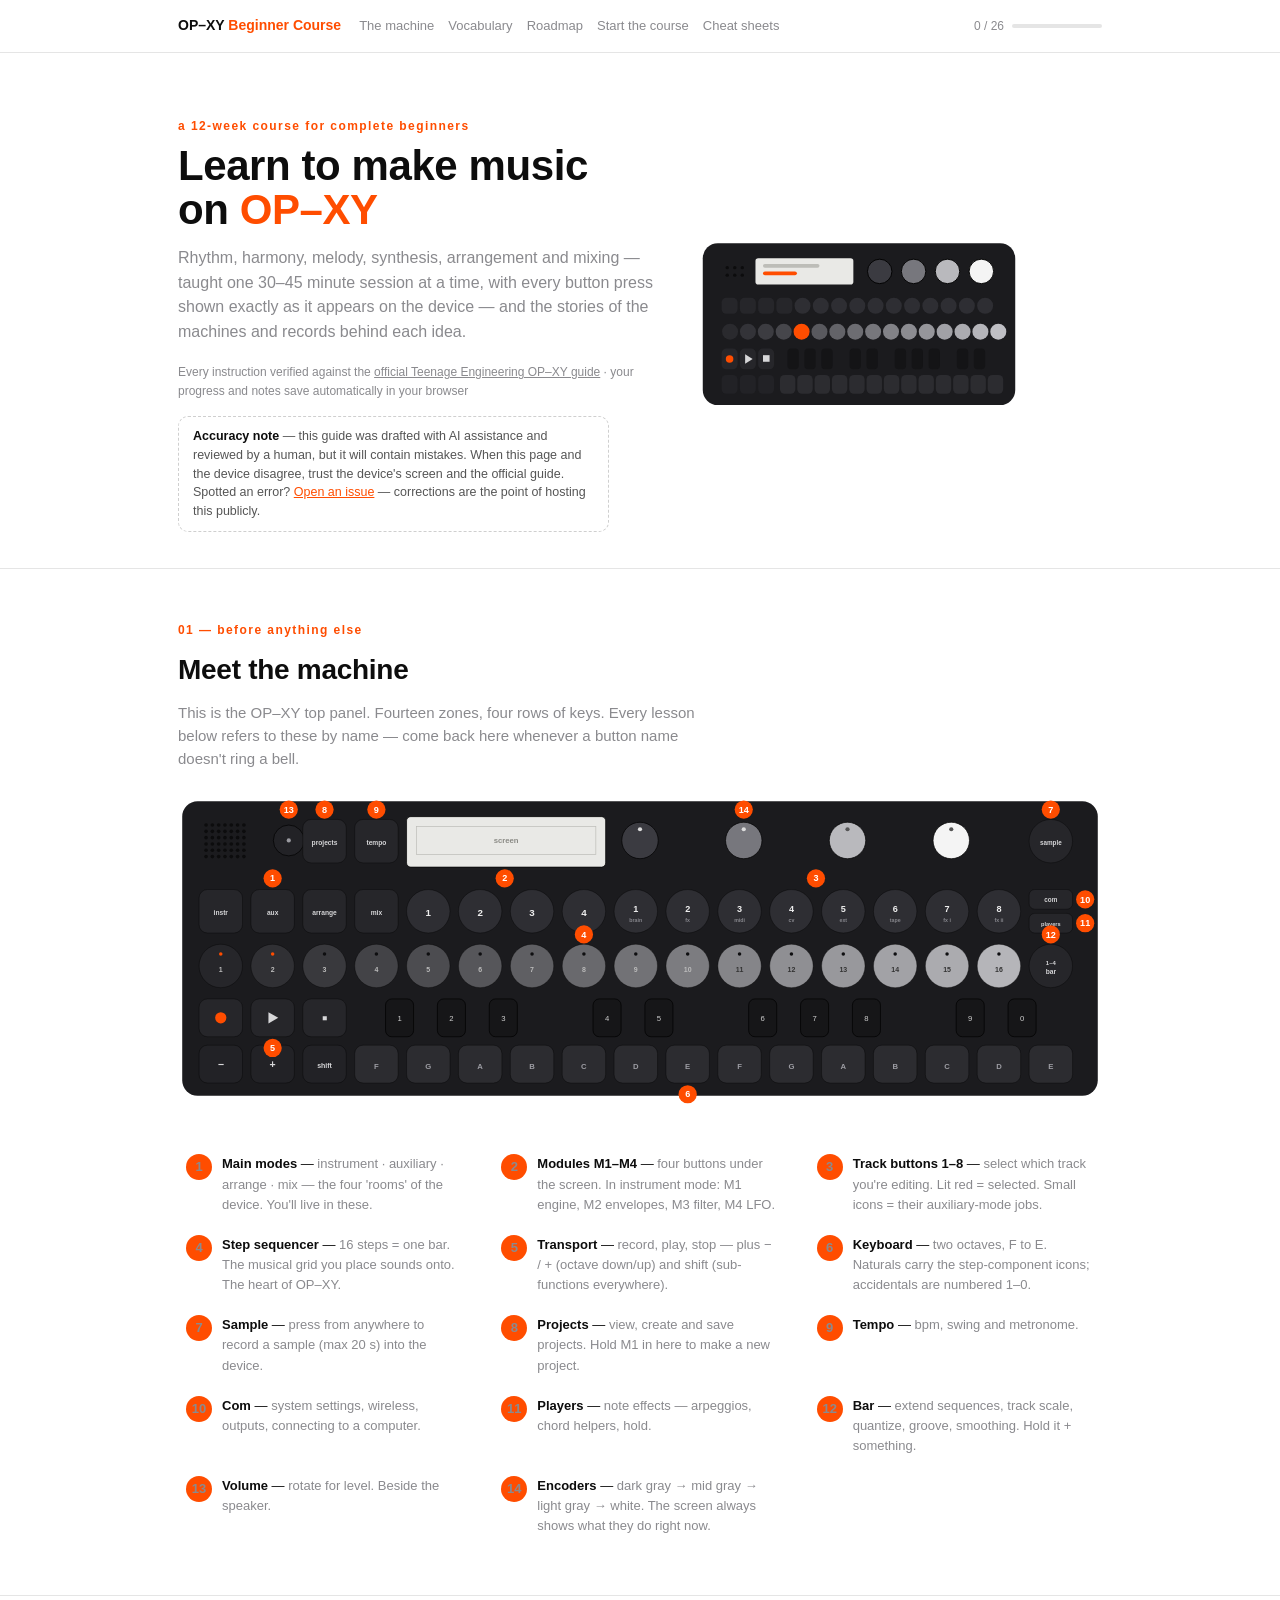
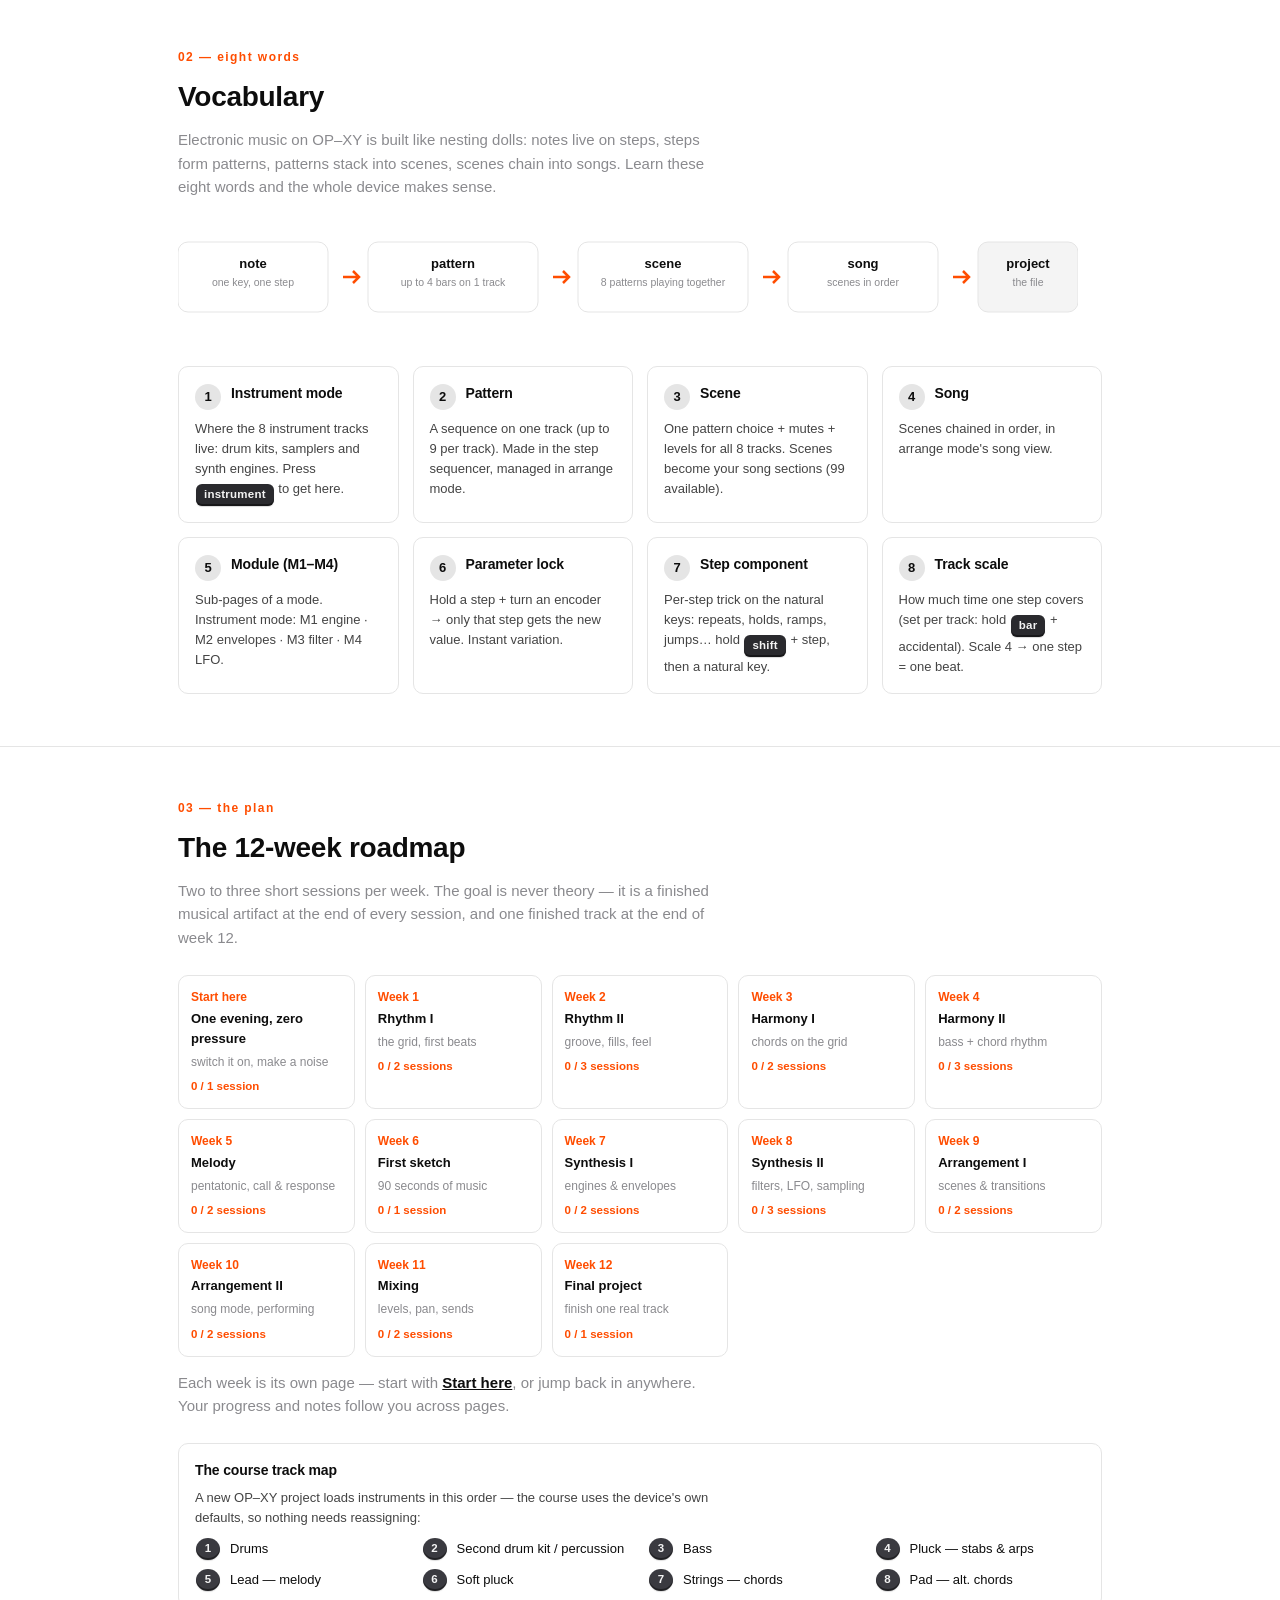
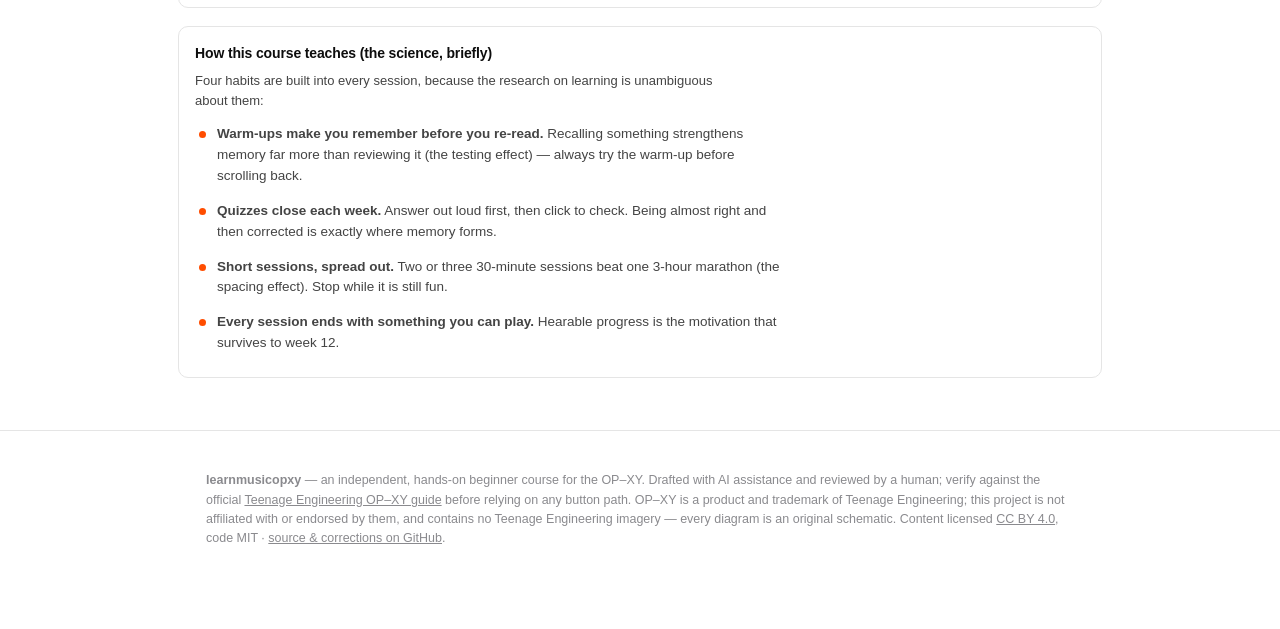
<file: index.html>
<!doctype html>
<html lang="en">
<head>
<meta charset="utf-8">
<meta name="viewport" content="width=device-width, initial-scale=1">
<title>Learn Music with OP–XY — a 12-week beginner course</title>
<meta name="description" content="A free, hands-on 12-week course for learning electronic music on the Teenage Engineering OP-XY: rhythm, harmony, melody, synthesis, arrangement and mixing, with visual step grids, keyboard diagrams and every button press shown.">
<meta property="og:title" content="Learn Music with OP–XY — a 12-week beginner course">
<meta property="og:description" content="From first beat to finished track: a free, visual, hands-on OP-XY course for complete beginners.">
<link rel="stylesheet" href="opxy.css">
</head>
<body>

<nav>
  <div class="wrap">
    <div class="brand">OP–XY <span>Beginner Course</span></div>
    <div class="links">
      <a href="#map">The machine</a><a href="#vocab">Vocabulary</a><a href="#roadmap">Roadmap</a><a href="week-00.html">Start the course</a><a href="cheatsheet.html">Cheat sheets</a>
    </div>
    <div id="progressWrap"><span id="progressTxt">0 / 26</span><div id="progressBar"><i></i></div></div>
  </div>
</nav>

<header class="hero">
  <div class="wrap cols">
    <div>
      <div class="kicker">A 12-week course for complete beginners</div>
      <h1>learn to make music<br>on <em>OP–XY</em></h1>
      <p class="sub">rhythm, harmony, melody, synthesis, arrangement and mixing — taught one 30–45 minute session at a time, with every button press shown exactly as it appears on the device — and the stories of the machines and records behind each idea.</p>
      <p class="meta">every instruction verified against the <a href="https://teenage.engineering/guides/op-xy" target="_blank">official Teenage&nbsp;Engineering OP–XY guide</a> · your progress and notes save automatically in your browser</p>
      <div class="accnote"><b>Accuracy note</b> — this guide was drafted with AI assistance and reviewed by a human, but it will contain mistakes. When this page and the device disagree, trust the device's screen and the official guide. Spotted an error? <a href="https://github.com/akanwar/learnmusicopxy/issues" target="_blank">Open an issue</a> — corrections are the point of hosting this publicly.</div>
    </div>
    <svg viewBox="0 0 340 200" width="320" aria-label="Schematic illustration of the OP-XY front panel" xmlns="http://www.w3.org/2000/svg" style="flex:none">
      <rect x="4" y="14" width="332" height="172" rx="16" fill="#1b1b1e"/>
      <g><circle cx="30" cy="40" r="1.8" fill="#0c0c0d"/><circle cx="38" cy="40" r="1.8" fill="#0c0c0d"/><circle cx="46" cy="40" r="1.8" fill="#0c0c0d"/><circle cx="30" cy="48" r="1.8" fill="#0c0c0d"/><circle cx="38" cy="48" r="1.8" fill="#0c0c0d"/><circle cx="46" cy="48" r="1.8" fill="#0c0c0d"/></g>
      <rect x="60" y="30" width="104" height="28" rx="3" fill="#e9e9e6"/>
      <rect x="68" y="36" width="60" height="4" rx="2" fill="#bdbdb8"/>
      <rect x="68" y="44" width="36" height="4" rx="2" fill="#FF4D00"/>
      <circle cx="192" cy="44" r="13" fill="#3b3b41" stroke="#000"/><circle cx="228" cy="44" r="13" fill="#77777d" stroke="#000"/>
      <circle cx="264" cy="44" r="13" fill="#b9b9bd" stroke="#000"/><circle cx="300" cy="44" r="13" fill="#f4f4f4" stroke="#000"/>
      <g><rect x="24" y="72" width="17" height="17" rx="5" fill="#26262a"/><rect x="43.4" y="72" width="17" height="17" rx="5" fill="#26262a"/><rect x="62.8" y="72" width="17" height="17" rx="5" fill="#26262a"/><rect x="82.2" y="72" width="17" height="17" rx="5" fill="#26262a"/><circle cx="110" cy="80.5" r="8.5" fill="#2e2e33"/><circle cx="129.4" cy="80.5" r="8.5" fill="#2e2e33"/><circle cx="148.8" cy="80.5" r="8.5" fill="#2e2e33"/><circle cx="168.2" cy="80.5" r="8.5" fill="#2e2e33"/><circle cx="187.6" cy="80.5" r="8.5" fill="#2e2e33"/><circle cx="207" cy="80.5" r="8.5" fill="#2e2e33"/><circle cx="226.4" cy="80.5" r="8.5" fill="#2e2e33"/><circle cx="245.8" cy="80.5" r="8.5" fill="#2e2e33"/><circle cx="265.2" cy="80.5" r="8.5" fill="#2e2e33"/><circle cx="284.6" cy="80.5" r="8.5" fill="#2e2e33"/><circle cx="304" cy="80.5" r="8.5" fill="#2e2e33"/></g>
      <g><circle cx="33" cy="108" r="8.5" fill="#2a2a2e"/><circle cx="52" cy="108" r="8.5" fill="#333338"/><circle cx="71" cy="108" r="8.5" fill="#3c3c41"/><circle cx="90" cy="108" r="8.5" fill="#46464b"/><circle cx="109" cy="108" r="8.5" fill="#FF4D00"/><circle cx="128" cy="108" r="8.5" fill="#59595e"/><circle cx="147" cy="108" r="8.5" fill="#636368"/><circle cx="166" cy="108" r="8.5" fill="#6d6d72"/><circle cx="185" cy="108" r="8.5" fill="#77777c"/><circle cx="204" cy="108" r="8.5" fill="#828287"/><circle cx="223" cy="108" r="8.5" fill="#8c8c91"/><circle cx="242" cy="108" r="8.5" fill="#96969b"/><circle cx="261" cy="108" r="8.5" fill="#a1a1a6"/><circle cx="280" cy="108" r="8.5" fill="#ababb0"/><circle cx="299" cy="108" r="8.5" fill="#b5b5ba"/><circle cx="318" cy="108" r="8.5" fill="#bfbfc4"/></g>
      <g><rect x="24" y="126" width="17" height="22" rx="5" fill="#26262a"/><circle cx="32.5" cy="137" r="4" fill="#FF4D00"/><rect x="43.4" y="126" width="17" height="22" rx="5" fill="#26262a"/><polygon points="49,132 49,142 57,137" fill="#d7d7d9"/><rect x="62.8" y="126" width="17" height="22" rx="5" fill="#26262a"/><rect x="68" y="133" width="7" height="7" fill="#d7d7d9"/><rect x="94" y="126" width="12" height="22" rx="4" fill="#141416"/><rect x="112" y="126" width="12" height="22" rx="4" fill="#141416"/><rect x="130" y="126" width="12" height="22" rx="4" fill="#141416"/><rect x="160" y="126" width="12" height="22" rx="4" fill="#141416"/><rect x="178" y="126" width="12" height="22" rx="4" fill="#141416"/><rect x="208" y="126" width="12" height="22" rx="4" fill="#141416"/><rect x="226" y="126" width="12" height="22" rx="4" fill="#141416"/><rect x="244" y="126" width="12" height="22" rx="4" fill="#141416"/><rect x="274" y="126" width="12" height="22" rx="4" fill="#141416"/><rect x="292" y="126" width="12" height="22" rx="4" fill="#141416"/></g>
      <g><rect x="24" y="154" width="17" height="20" rx="5" fill="#222226"/><rect x="43.4" y="154" width="17" height="20" rx="5" fill="#222226"/><rect x="62.8" y="154" width="17" height="20" rx="5" fill="#222226"/><rect x="86" y="154" width="16.4" height="20" rx="5" fill="#2c2c30"/><rect x="104.4" y="154" width="16.4" height="20" rx="5" fill="#2c2c30"/><rect x="122.8" y="154" width="16.4" height="20" rx="5" fill="#2c2c30"/><rect x="141.2" y="154" width="16.4" height="20" rx="5" fill="#2c2c30"/><rect x="159.6" y="154" width="16.4" height="20" rx="5" fill="#2c2c30"/><rect x="178" y="154" width="16.4" height="20" rx="5" fill="#2c2c30"/><rect x="196.4" y="154" width="16.4" height="20" rx="5" fill="#2c2c30"/><rect x="214.8" y="154" width="16.4" height="20" rx="5" fill="#2c2c30"/><rect x="233.2" y="154" width="16.4" height="20" rx="5" fill="#2c2c30"/><rect x="251.6" y="154" width="16.4" height="20" rx="5" fill="#2c2c30"/><rect x="270" y="154" width="16.4" height="20" rx="5" fill="#2c2c30"/><rect x="288.4" y="154" width="16.4" height="20" rx="5" fill="#2c2c30"/><rect x="306.8" y="154" width="16.4" height="20" rx="5" fill="#2c2c30"/></g>
    </svg>
  </div>
</header>

<!-- ============ DEVICE MAP ============ -->
<section class="block" id="map">
  <div class="wrap">
    <div class="kicker">01 — Before anything else</div>
    <h2>meet the machine</h2>
    <p class="lede">this is the OP–XY top panel. fourteen zones, four rows of keys. every lesson below refers to these by name — come back here whenever a button name doesn't ring a bell.</p>
    <div id="devmap"></div>
    <div class="maplegend" id="maplegend"></div>
  </div>
</section>

<!-- ============ VOCABULARY ============ -->
<section class="block" id="vocab">
  <div class="wrap">
    <div class="kicker">02 — Eight words</div>
    <h2>vocabulary</h2>
    <p class="lede">electronic music on OP–XY is built like nesting dolls: notes live on steps, steps form patterns, patterns stack into scenes, scenes chain into songs. learn these eight words and the whole device makes sense.</p>
    <div class="viz" id="nestviz"></div>
    <div class="cardgrid" id="vocabgrid" style="margin-top:22px"></div>
  </div>
</section>

<!-- ============ ROADMAP / COURSE INDEX ============ -->
<section class="block" id="roadmap"><span id="course"></span>
  <div class="wrap">
    <div class="kicker">03 — The plan</div>
    <h2>The 12-week roadmap</h2>
    <p class="lede">two to three short sessions per week. the goal is never theory — it is a finished musical artifact at the end of every session, and one finished track at the end of week 12.</p>
    <div class="roadmap" id="roadmapgrid"></div>
    <p class="lede" style="margin-top:14px">each week is its own page — start with <a href="week-00.html"><b>Start here</b></a>, or jump back in anywhere. your progress and notes follow you across pages.</p>
    <div class="card" style="margin-top:18px">
      <h4>The course track map</h4>
      <p style="margin-bottom:10px">A new OP–XY project loads instruments in this order — the course uses the device's own defaults, so nothing needs reassigning:</p>
      <div class="trackmap">
        <div><span class="k ktr">1</span> Drums</div>
        <div><span class="k ktr">2</span> Second drum kit / percussion</div>
        <div><span class="k ktr">3</span> Bass</div>
        <div><span class="k ktr">4</span> Pluck — stabs &amp; arps</div>
        <div><span class="k ktr">5</span> Lead — melody</div>
        <div><span class="k ktr">6</span> Soft pluck</div>
        <div><span class="k ktr">7</span> Strings — chords</div>
        <div><span class="k ktr">8</span> Pad — alt. chords</div>
      </div>
    </div>
    <div class="card" style="margin-top:18px">
      <h4>How this course teaches (the science, briefly)</h4>
      <p style="margin-bottom:6px">Four habits are built into every session, because the research on learning is unambiguous about them:</p>
      <ul class="nicelist">
        <li><b>Warm-ups make you remember before you re-read.</b> Recalling something strengthens memory far more than reviewing it (the testing effect) — always try the warm-up before scrolling back.</li>
        <li><b>Quizzes close each week.</b> Answer out loud first, then click to check. Being almost right and then corrected is exactly where memory forms.</li>
        <li><b>Short sessions, spread out.</b> Two or three 30-minute sessions beat one 3-hour marathon (the spacing effect). Stop while it is still fun.</li>
        <li><b>Every session ends with something you can play.</b> Hearable progress is the motivation that survives to week 12.</li>
      </ul>
    </div>
  </div>
</section>

<footer>
  <div class="wrap"><div class="wrap">
    <b>learnmusicopxy</b> — an independent, hands-on beginner course for the OP–XY. Drafted with AI assistance and reviewed by a human; verify against the official <a href="https://teenage.engineering/guides/op-xy" target="_blank">Teenage Engineering OP–XY guide</a> before relying on any button path. OP–XY is a product and trademark of Teenage Engineering; this project is not affiliated with or endorsed by them, and contains no Teenage Engineering imagery — every diagram is an original schematic. Content licensed <a href="https://creativecommons.org/licenses/by/4.0/" target="_blank">CC BY 4.0</a>, code MIT · <a href="https://github.com/akanwar/learnmusicopxy" target="_blank">source &amp; corrections on GitHub</a>.
  </div>
  </div>
</footer>
<script src="opxy.js"></script>
<script>
/* course index — per-week link cards with live done-counts */
const WEEKMAP=[
 {
  "file": "week-00.html",
  "n": "Start here",
  "title": "One evening, zero pressure",
  "start": 0,
  "count": 1,
  "focus": "One evening, zero pressure",
  "outcome": "switch it on, make a noise"
 },
 {
  "file": "week-01.html",
  "n": "Week 1",
  "title": "Rhythm I — the grid",
  "start": 1,
  "count": 2,
  "focus": "Rhythm I",
  "outcome": "the grid, first beats"
 },
 {
  "file": "week-02.html",
  "n": "Week 2",
  "title": "Rhythm II — make it human",
  "start": 3,
  "count": 3,
  "focus": "Rhythm II",
  "outcome": "groove, fills, feel"
 },
 {
  "file": "week-03.html",
  "n": "Week 3",
  "title": "Harmony I — chords on the grid",
  "start": 6,
  "count": 2,
  "focus": "Harmony I",
  "outcome": "chords on the grid"
 },
 {
  "file": "week-04.html",
  "n": "Week 4",
  "title": "Harmony II — bass & chord rhythm",
  "start": 8,
  "count": 3,
  "focus": "Harmony II",
  "outcome": "bass + chord rhythm"
 },
 {
  "file": "week-05.html",
  "n": "Week 5",
  "title": "Melody — five notes are plenty",
  "start": 11,
  "count": 2,
  "focus": "Melody",
  "outcome": "pentatonic, call & response"
 },
 {
  "file": "week-06.html",
  "n": "Week 6",
  "title": "First sketch — 90 seconds of music",
  "start": 13,
  "count": 1,
  "focus": "First sketch",
  "outcome": "90 seconds of music"
 },
 {
  "file": "week-07.html",
  "n": "Week 7",
  "title": "Synthesis I — engines & envelopes",
  "start": 14,
  "count": 2,
  "focus": "Synthesis I",
  "outcome": "engines & envelopes"
 },
 {
  "file": "week-08.html",
  "n": "Week 8",
  "title": "Synthesis II — motion & sampling",
  "start": 16,
  "count": 3,
  "focus": "Synthesis II",
  "outcome": "filters, LFO, sampling"
 },
 {
  "file": "week-09.html",
  "n": "Week 9",
  "title": "Arrangement I — scenes & transitions",
  "start": 19,
  "count": 2,
  "focus": "Arrangement I",
  "outcome": "scenes & transitions"
 },
 {
  "file": "week-10.html",
  "n": "Week 10",
  "title": "Arrangement II — song mode & performing",
  "start": 21,
  "count": 2,
  "focus": "Arrangement II",
  "outcome": "song mode, performing"
 },
 {
  "file": "week-11.html",
  "n": "Week 11",
  "title": "Mixing — clarity before character",
  "start": 23,
  "count": 2,
  "focus": "Mixing",
  "outcome": "levels, pan, sends"
 },
 {
  "file": "week-12.html",
  "n": "Week 12",
  "title": "Final project — finish one track",
  "start": 25,
  "count": 1,
  "focus": "Final project",
  "outcome": "finish one real track"
 }
];
$("#devmap").innerHTML=deviceMap();
$("#maplegend").innerHTML=LEGEND.map(([n,t,d])=>`<div class="li"><span class="badge orange">${n}</span><div><b>${t}</b> — <span>${d}</span></div></div>`).join("");
$("#nestviz").innerHTML=nestViz();
$("#vocabgrid").innerHTML=VOCAB.map(([t,d],i)=>`<div class="card"><div class="term"><span class="badge">${i+1}</span><h4>${t}</h4></div><p>${chips(d)}</p></div>`).join("");
function weekDone(w){ let n=0; for(let i=w.start;i<w.start+w.count;i++) if(store.get("done."+i)==="1") n++; return n; }
function renderCards(){
  $("#roadmapgrid").innerHTML=WEEKMAP.map(w=>{
    const d=weekDone(w);
    return `<a class="wk" href="${w.file}"><b>${w.n}</b><span>${w.focus}</span><em>${w.outcome}</em><em class="prog">${d} / ${w.count} session${w.count>1?"s":""}${d===w.count?" ✓":""}</em></a>`;
  }).join("");
}
renderCards();
initPage();
if(location.hash==="#cheats") location.replace("cheatsheet.html");
if(location.hash==="#course") document.getElementById("course").scrollIntoView();
</script>
</body>
</html>
</file>
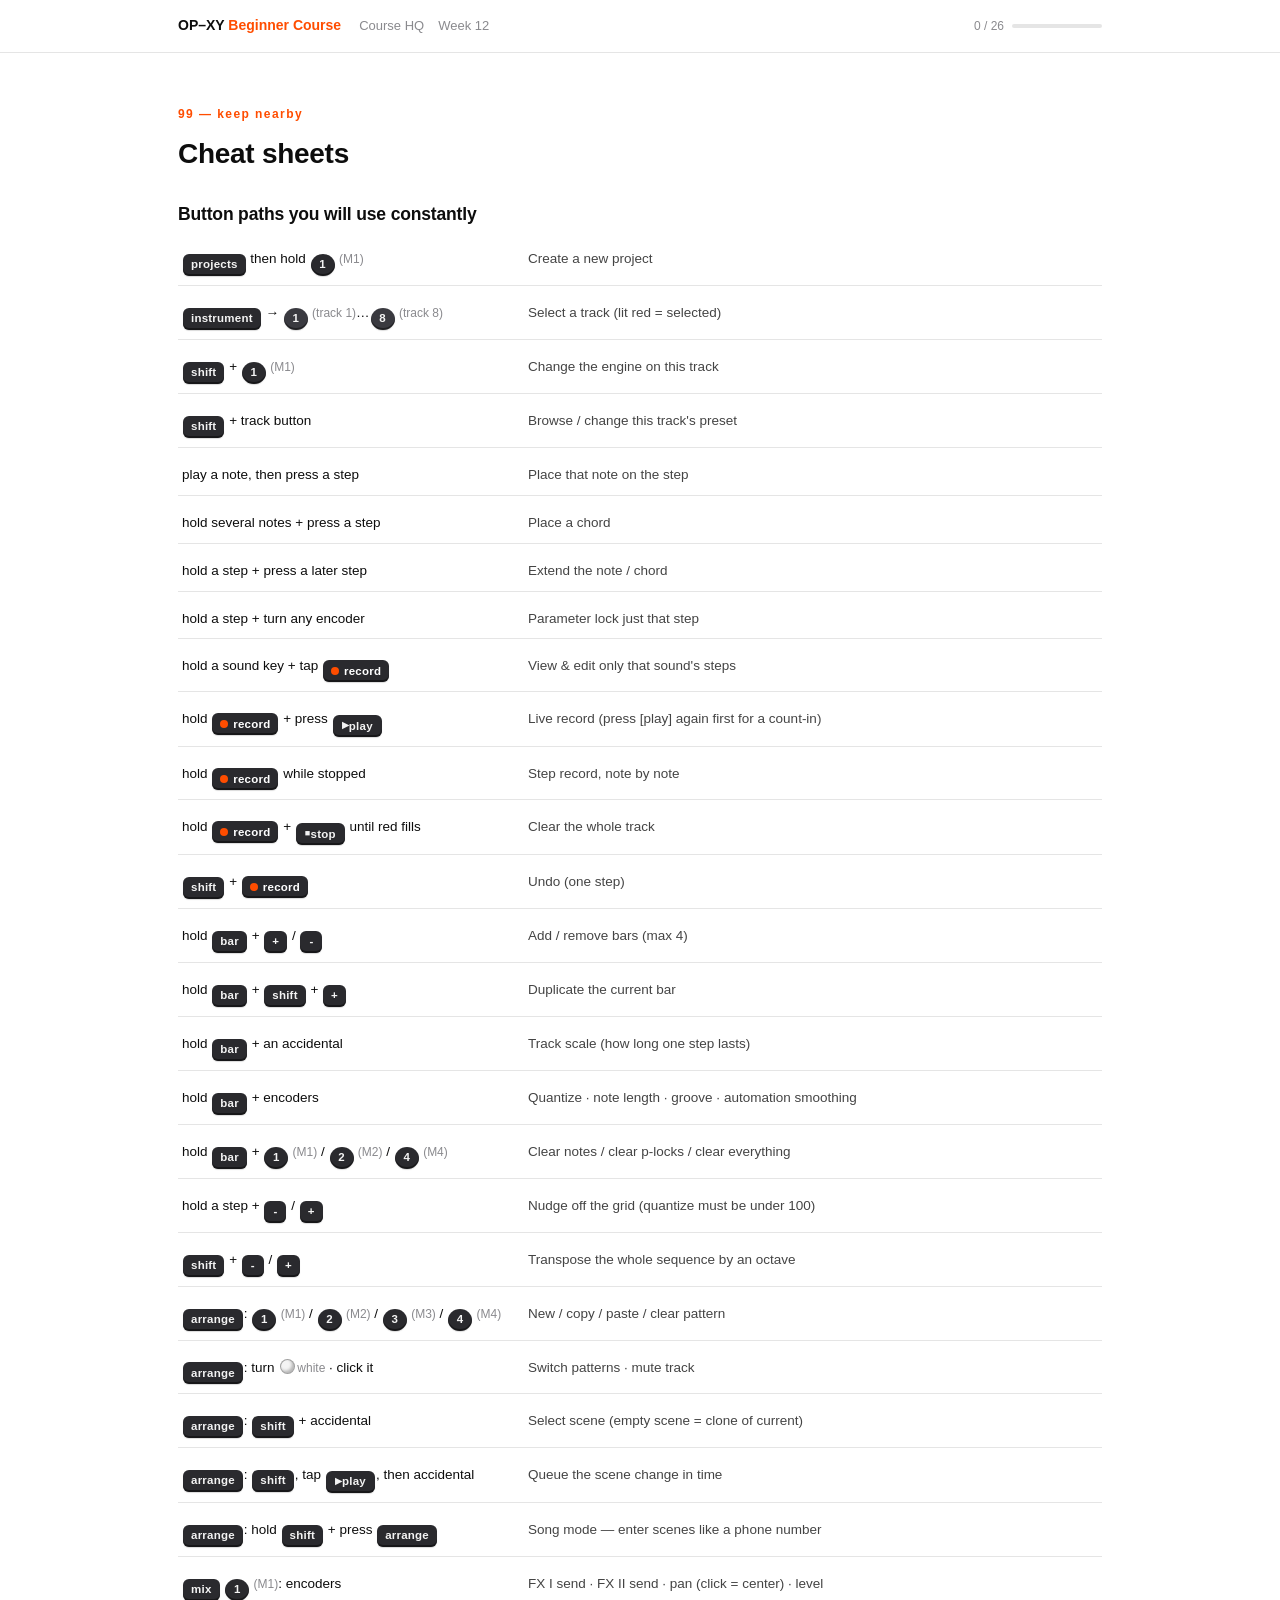
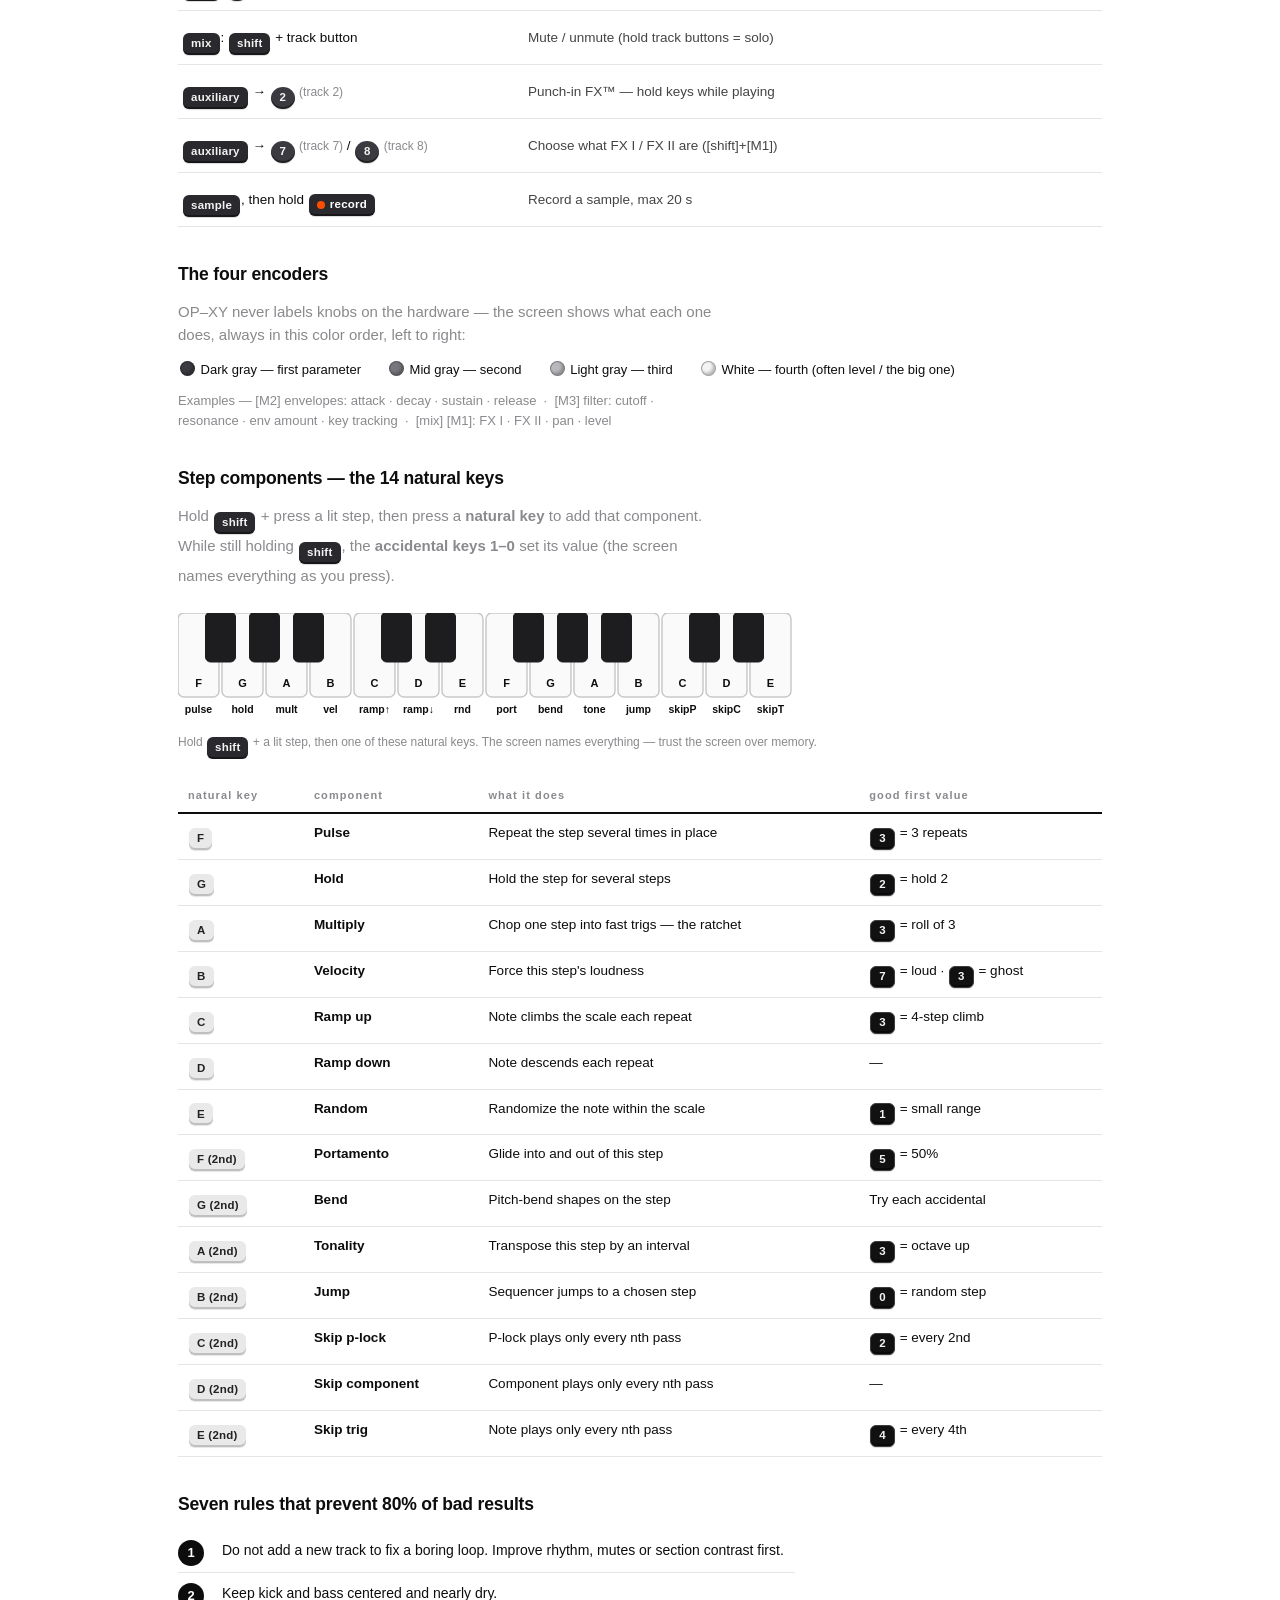
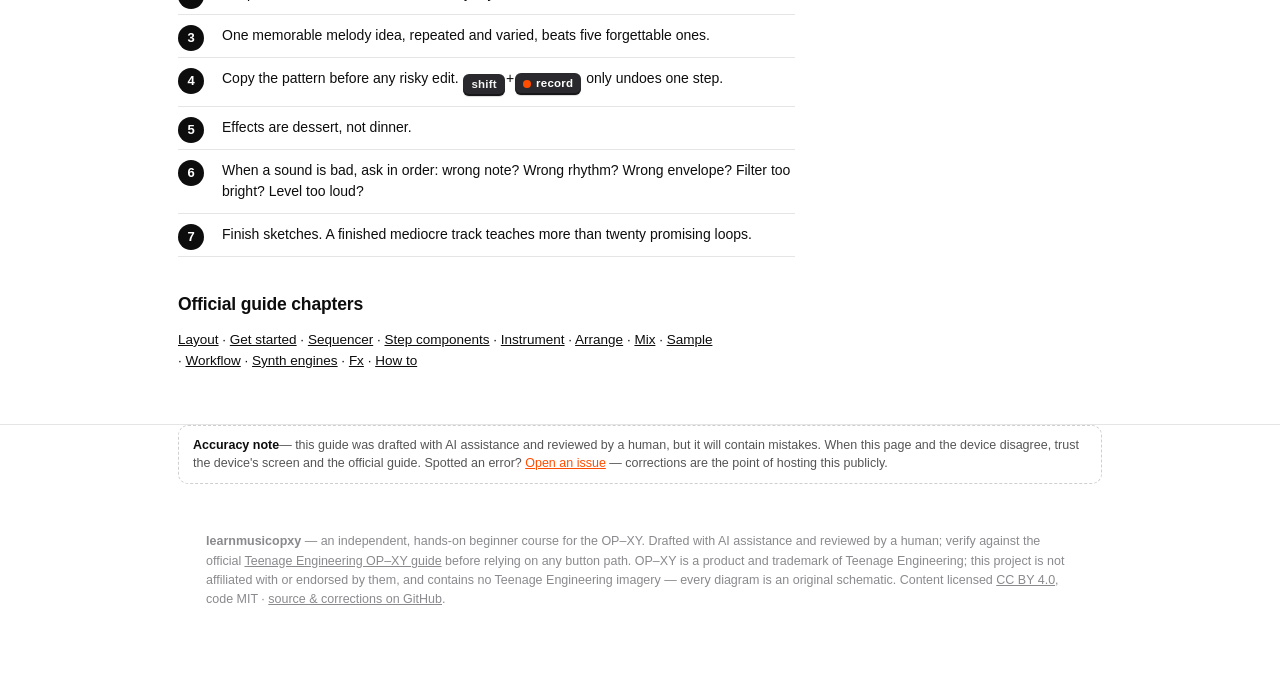
<file: cheatsheet.html>
<!doctype html>
<html lang="en">
<head>
<meta charset="utf-8">
<meta name="viewport" content="width=device-width, initial-scale=1">
<title>Cheat sheets · Learn Music with OP–XY</title>
<meta name="description" content="Button paths, encoder legend, step components and the seven rules — the printable quick reference for the OP–XY beginner course.">
<link rel="stylesheet" href="opxy.css">
</head>
<body>

<nav>
  <div class="wrap">
    <div class="brand">OP–XY <span>Beginner Course</span></div>
    <div class="links">
      <a href="index.html">Course HQ</a><a href="week-12.html">Week 12</a>
    </div>
    <div id="progressWrap"><span id="progressTxt">0 / 26</span><div id="progressBar"><i></i></div></div>
  </div>
</nav>

<section class="block" id="cheats">
  <div class="wrap">
    <div class="kicker">99 — Keep nearby</div>
    <h2>cheat sheets</h2>

    <h3 style="margin:26px 0 12px">button paths you will use constantly</h3>
    <div class="cheat" id="cheatpaths"></div>

    <h3 style="margin:34px 0 12px">the four encoders</h3>
    <p class="lede" style="margin-bottom:14px">OP–XY never labels knobs on the hardware — the screen shows what each one does, always in this color order, left to right:</p>
    <div id="encleg"></div>

    <h3 style="margin:34px 0 12px">step components — the 14 natural keys</h3>
    <p class="lede" style="margin-bottom:14px">hold <span class="k">shift</span> + press a lit step, then press a <b>natural key</b> to add that component. while still holding <span class="k">shift</span>, the <b>accidental keys 1–0</b> set its value (the screen names everything as you press).</p>
    <div class="viz" id="sckb"></div>
    <table class="t" style="margin-top:16px" id="sctable"></table>

    <h3 style="margin:34px 0 12px">seven rules that prevent 80% of bad results</h3>
    <ol class="rules" id="rules"></ol>

    <h3 style="margin:34px 0 12px">official guide chapters</h3>
    <p style="font-size:13.5px" id="chapters"></p>
  </div>
</section>

<div class="wrap"><div class="accnote slim"><b>Accuracy note</b>— this guide was drafted with AI assistance and reviewed by a human, but it will contain mistakes. When this page and the device disagree, trust the device's screen and the official guide. Spotted an error? <a href="https://github.com/akanwar/learnmusicopxy/issues" target="_blank">Open an issue</a> — corrections are the point of hosting this publicly.</div></div>

<footer>
  <div class="wrap"><div class="wrap">
    <b>learnmusicopxy</b> — an independent, hands-on beginner course for the OP–XY. Drafted with AI assistance and reviewed by a human; verify against the official <a href="https://teenage.engineering/guides/op-xy" target="_blank">Teenage Engineering OP–XY guide</a> before relying on any button path. OP–XY is a product and trademark of Teenage Engineering; this project is not affiliated with or endorsed by them, and contains no Teenage Engineering imagery — every diagram is an original schematic. Content licensed <a href="https://creativecommons.org/licenses/by/4.0/" target="_blank">CC BY 4.0</a>, code MIT · <a href="https://github.com/akanwar/learnmusicopxy" target="_blank">source &amp; corrections on GitHub</a>.
  </div>
  </div>
</footer>
<script src="opxy.js"></script>
<script>
const PATHS=[
 ["[projects] then hold [M1]","create a new project"],
 ["[instrument] → [track 1]…[track 8]","select a track (lit red = selected)"],
 ["[shift] + [M1]","change the engine on this track"],
 ["[shift] + track button","browse / change this track's preset"],
 ["play a note, then press a step","place that note on the step"],
 ["hold several notes + press a step","place a chord"],
 ["hold a step + press a later step","extend the note / chord"],
 ["hold a step + turn any encoder","parameter lock just that step"],
 ["hold a sound key + tap [record]","view & edit only that sound's steps"],
 ["hold [record] + press [play]","live record (press [play] again first for a count-in)"],
 ["hold [record] while stopped","step record, note by note"],
 ["hold [record] + [stop] until red fills","clear the whole track"],
 ["[shift] + [record]","undo (one step)"],
 ["hold [bar] + [+] / [-]","add / remove bars (max 4)"],
 ["hold [bar] + [shift] + [+]","duplicate the current bar"],
 ["hold [bar] + an accidental","track scale (how long one step lasts)"],
 ["hold [bar] + encoders","quantize · note length · groove · automation smoothing"],
 ["hold [bar] + [M1] / [M2] / [M4]","clear notes / clear p-locks / clear everything"],
 ["hold a step + [-] / [+]","nudge off the grid (quantize must be under 100)"],
 ["[shift] + [-] / [+]","transpose the whole sequence by an octave"],
 ["[arrange]: [M1] / [M2] / [M3] / [M4]","new / copy / paste / clear pattern"],
 ["[arrange]: turn [enc white] · click it","switch patterns · mute track"],
 ["[arrange]: [shift] + accidental","select scene (empty scene = clone of current)"],
 ["[arrange]: [shift], tap [play], then accidental","queue the scene change in time"],
 ["[arrange]: hold [shift] + press [arrange]","song mode — enter scenes like a phone number"],
 ["[mix] [M1]: encoders","FX I send · FX II send · pan (click = center) · level"],
 ["[mix]: [shift] + track button","mute / unmute (hold track buttons = solo)"],
 ["[auxiliary] → [track 2]","punch-in FX™ — hold keys while playing"],
 ["[auxiliary] → [track 7] / [track 8]","choose what FX I / FX II are ([shift]+[M1])"],
 ["[sample], then hold [record]","record a sample, max 20 s"]
];
$("#cheatpaths").innerHTML=PATHS.map(([c,w])=>`<div class="row"><span class="combo">${chips(c)}</span><span class="what">${w}</span></div>`).join("");

$("#encleg").innerHTML=`<div style="display:flex;gap:26px;flex-wrap:wrap;font-size:13px">
  <span><span class="enc dark"></span> dark gray — first parameter</span>
  <span><span class="enc mid"></span> mid gray — second</span>
  <span><span class="enc light"></span> light gray — third</span>
  <span><span class="enc white"></span> white — fourth (often level / the big one)</span>
</div>
<p style="font-size:13px;color:var(--mid);margin-top:10px">examples — [M2] envelopes: attack · decay · sustain · release&nbsp;&nbsp;·&nbsp;&nbsp;[M3] filter: cutoff · resonance · env amount · key tracking&nbsp;&nbsp;·&nbsp;&nbsp;[mix] [M1]: FX I · FX II · pan · level</p>`;

const SC=[
 ["F","pulse","repeat the step several times in place","[acc 3] = 3 repeats"],
 ["G","hold","hold the step for several steps","[acc 2] = hold 2"],
 ["A","multiply","chop one step into fast trigs — the ratchet","[acc 3] = roll of 3"],
 ["B","velocity","force this step's loudness","[acc 7] = loud · [acc 3] = ghost"],
 ["C","ramp up","note climbs the scale each repeat","[acc 3] = 4-step climb"],
 ["D","ramp down","note descends each repeat","—"],
 ["E","random","randomize the note within the scale","[acc 1] = small range"],
 ["F (2nd)","portamento","glide into and out of this step","[acc 5] = 50%"],
 ["G (2nd)","bend","pitch-bend shapes on the step","try each accidental"],
 ["A (2nd)","tonality","transpose this step by an interval","[acc 3] = octave up"],
 ["B (2nd)","jump","sequencer jumps to a chosen step","[acc 0] = random step"],
 ["C (2nd)","skip p-lock","p-lock plays only every nth pass","[acc 2] = every 2nd"],
 ["D (2nd)","skip component","component plays only every nth pass","—"],
 ["E (2nd)","skip trig","note plays only every nth pass","[acc 4] = every 4th"]
];
$("#sckb").innerHTML=kbSVG({plain:true,hl:{"F1":"pulse","G1":"hold","A1":"mult","B1":"vel","C1":"ramp↑","D1":"ramp↓","E1":"rnd","F2":"port","G2":"bend","A2":"tone","B2":"jump","C2":"skipP","D2":"skipC","E2":"skipT"},caption:"hold [shift] + a lit step, then one of these natural keys. the screen names everything — trust the screen over memory."});
$("#sctable").innerHTML=`<tr><th>natural key</th><th>component</th><th>what it does</th><th>good first value</th></tr>`+
 SC.map(([k,n,d,v])=>`<tr><td><span class="k kw">${k}</span></td><td><b>${n}</b></td><td>${d}</td><td>${chips(v)}</td></tr>`).join("");

$("#rules").innerHTML=[
 "do not add a new track to fix a boring loop. improve rhythm, mutes or section contrast first.",
 "keep kick and bass centered and nearly dry.",
 "one memorable melody idea, repeated and varied, beats five forgettable ones.",
 "copy the pattern before any risky edit. [shift]+[record] only undoes one step.",
 "effects are dessert, not dinner.",
 "when a sound is bad, ask in order: wrong note? wrong rhythm? wrong envelope? filter too bright? level too loud?",
 "finish sketches. a finished mediocre track teaches more than twenty promising loops."
].map(r=>`<li>${chips(r)}</li>`).join("");

const CH=[["layout","layout"],["get started","get-started"],["sequencer","sequencer"],["step components","step-components"],["instrument","instrument"],["arrange","arrange"],["mix","mix"],["sample","sample"],["workflow","workflow"],["synth engines","synth-engines"],["fx","fx"],["how to","how-to"]];
$("#chapters").innerHTML=CH.map(([t,u])=>`<a href="https://teenage.engineering/guides/op-xy/${u}" target="_blank">${t}</a>`).join(" · ");
initPage();
</script>
</body>
</html>
</file>
<file: opxy.css>
:root{
  --ink:#0d0d0d; --paper:#ffffff; --soft:#f4f4f4; --line:#e5e5e5;
  --mid:#8a8a8e; --orange:#FF4D00; --panel:#1c1c1f; --key:#2a2a2e;
}
*{box-sizing:border-box; margin:0; padding:0}
html{scroll-behavior:smooth}
body{
  font-family:"Helvetica Neue",Helvetica,Arial,sans-serif;
  background:var(--paper); color:var(--ink);
  font-size:15px; line-height:1.55;
  -webkit-font-smoothing:antialiased;
}
.wrap{max-width:980px; margin:0 auto; padding:0 28px}
a{color:var(--ink)}
h1,h2,h3,h4{font-weight:600; letter-spacing:-.01em}
p{max-width:72ch}

/* ---------- top nav ---------- */
nav{
  position:sticky; top:0; z-index:50; background:rgba(255,255,255,.95);
  backdrop-filter:blur(8px); border-bottom:1px solid var(--line);
}
nav .wrap{display:flex; align-items:center; gap:18px; height:52px}
nav .brand{font-weight:700; font-size:14px; white-space:nowrap}
nav .brand span{color:var(--orange)}
nav .links{display:flex; gap:14px; overflow-x:auto; font-size:13px; color:var(--mid)}
nav .links a{color:var(--mid); text-decoration:none; white-space:nowrap}
nav .links a:hover{color:var(--ink)}
#progressWrap{margin-left:auto; display:flex; align-items:center; gap:8px; font-size:12px; color:var(--mid); white-space:nowrap}
#progressBar{width:90px; height:4px; background:var(--line); border-radius:2px; overflow:hidden}
#progressBar i{display:block; height:100%; width:0%; background:var(--orange); transition:width .3s}

/* ---------- hero ---------- */
header.hero{padding:64px 0 36px; border-bottom:1px solid var(--line)}
header.hero .cols{display:flex; gap:40px; align-items:center; flex-wrap:wrap}
header.hero img{width:300px; max-width:100%; border-radius:8px}
header.hero h1{font-size:42px; line-height:1.05; margin-bottom:14px}
header.hero h1 em{font-style:normal; color:var(--orange)}
header.hero p.sub{color:var(--mid); font-size:16px; max-width:54ch}
.meta{margin-top:18px; font-size:12px; color:var(--mid)}
.meta a{color:var(--mid)}
.accnote{margin-top:16px; border:1.5px dashed #cfcfcf; border-radius:10px; padding:10px 14px; font-size:12.5px; color:#555; max-width:62ch; line-height:1.5}
.accnote b{color:var(--ink)}
.accnote a{color:var(--orange)}

/* ---------- section scaffolding ---------- */
section.block{padding:52px 0; border-bottom:1px solid var(--line)}
.kicker{font-size:12px; text-transform:lowercase; letter-spacing:.12em; color:var(--orange); font-weight:700; margin-bottom:8px}
section.block>.wrap>h2{font-size:28px; margin-bottom:10px}
.lede{color:var(--mid); margin-bottom:26px; max-width:64ch}

/* numbered circle badge, TE style */
.badge{
  display:inline-flex; width:26px; height:26px; border-radius:50%;
  background:var(--line); color:var(--ink); font-size:13px; font-weight:600;
  align-items:center; justify-content:center; flex:none;
}
.badge.orange{background:var(--orange); color:#fff}

/* ---------- key / button chips ---------- */
.k{
  display:inline-flex; align-items:center; justify-content:center;
  min-width:22px; height:22px; padding:0 8px; border-radius:6px;
  background:var(--key); color:#f3f3f3; font-size:11.5px; font-weight:600;
  vertical-align:-5px; letter-spacing:.02em; white-space:nowrap;
  box-shadow:inset 0 -2px 0 rgba(0,0,0,.45), 0 1px 1px rgba(0,0,0,.15);
  margin:0 1px;
}
.k.km{border-radius:50%; min-width:24px; width:24px; padding:0}      /* M1-M4 */
.k.ktr{border-radius:50%; min-width:24px; width:24px; padding:0; background:#3a3a40}
.k.kw{background:#e9e9e9; color:#222; box-shadow:inset 0 -2px 0 rgba(0,0,0,.18), 0 1px 1px rgba(0,0,0,.1)}
.k.kacc{background:#111; border:1px solid #3c3c42}
.k.krec{background:#2a2a2e; color:#fff}
.k.krec::before{content:""; width:8px; height:8px; border-radius:50%; background:var(--orange); margin-right:5px}
.k.kplay::before{content:"▶"; font-size:9px; margin-right:0px}
.k.kstop::before{content:"■"; font-size:9px; margin-right:0px}
.k.kplay,.k.kstop{padding:0 9px}
.k.kplay::after,.k.kstop::after{content:none}
.enc{
  display:inline-block; width:15px; height:15px; border-radius:50%;
  vertical-align:-2px; border:1px solid rgba(0,0,0,.35); margin:0 2px;
  box-shadow:inset -2px -2px 3px rgba(0,0,0,.25);
}
.enc.dark{background:#3b3b41}.enc.mid{background:#77777d}.enc.light{background:#b9b9bd}.enc.white{background:#f4f4f4}
.encname{font-size:12px; color:var(--mid)}

/* ---------- cards / tables ---------- */
.cardgrid{display:grid; grid-template-columns:repeat(auto-fill,minmax(210px,1fr)); gap:14px}
.card{border:1px solid var(--line); border-radius:10px; padding:16px; background:#fff}
.card h4{font-size:14px; margin-bottom:6px}
.card p{font-size:13px; color:#444}
.card .term{display:flex; gap:10px; align-items:center; margin-bottom:8px}

table.t{width:100%; border-collapse:collapse; font-size:13.5px}
table.t th{ text-align:left; font-size:11px; letter-spacing:.1em; text-transform:lowercase; color:var(--mid); font-weight:600; padding:8px 10px; border-bottom:2px solid var(--ink)}
table.t td{padding:9px 10px; border-bottom:1px solid var(--line); vertical-align:top}
table.t tr td:first-child{white-space:nowrap}

/* ---------- roadmap ---------- */
.roadmap{display:grid; grid-template-columns:repeat(auto-fill,minmax(150px,1fr)); gap:10px}
.roadmap .wk{border:1px solid var(--line); border-radius:10px; padding:12px}
.roadmap .wk b{display:block; font-size:12px; color:var(--orange); margin-bottom:2px}
.roadmap .wk span{font-size:13px; font-weight:600; display:block}
.roadmap .wk em{font-style:normal; font-size:12px; color:var(--mid)}

/* ---------- week & session ---------- */
.weekhead{display:flex; align-items:baseline; gap:14px; margin:0 0 6px}
.weekhead .wno{font-size:13px; font-weight:700; color:var(--orange); letter-spacing:.08em}
.weekhead h2{font-size:26px}
.weekgoal{color:var(--mid); margin-bottom:22px; max-width:64ch}

details.session{border:1px solid var(--line); border-radius:12px; margin-bottom:14px; background:#fff; overflow:hidden}
details.session[open]{box-shadow:0 1px 6px rgba(0,0,0,.05)}
details.session>summary{
  list-style:none; cursor:pointer; display:flex; align-items:center; gap:14px;
  padding:16px 18px; user-select:none;
}
details.session>summary::-webkit-details-marker{display:none}
details.session>summary .sno{
  flex:none; width:34px; height:34px; border-radius:50%; background:var(--line);
  display:flex; align-items:center; justify-content:center; font-weight:700; font-size:14px;
}
details.session[open]>summary .sno{background:var(--orange); color:#fff}
details.session>summary .stitle{font-weight:600; font-size:16px}
details.session>summary .ssub{font-size:12.5px; color:var(--mid); display:block; font-weight:400}
details.session>summary .chev{margin-left:auto; color:var(--mid); transition:transform .2s; flex:none}
details.session[open]>summary .chev{transform:rotate(90deg)}
.done-toggle{
  flex:none; width:22px; height:22px; border-radius:6px; border:2px solid #cfcfcf;
  background:#fff; cursor:pointer; position:relative;
}
.done-toggle.on{background:var(--orange); border-color:var(--orange)}
.done-toggle.on::after{content:"✓"; color:#fff; font-size:13px; font-weight:700; position:absolute; inset:0; display:flex; align-items:center; justify-content:center}
details.session.isdone>summary .stitle{color:var(--mid); text-decoration:line-through; text-decoration-thickness:1px}

.sbody{padding:4px 20px 20px}
.goal{
  background:var(--soft); border-radius:10px; padding:12px 16px; margin-bottom:18px;
  font-size:14px; max-width:none;
}
.goal b{color:var(--orange); font-size:11px; letter-spacing:.1em; display:block; margin-bottom:2px}

ol.steps{list-style:none; counter-reset:st}
ol.steps>li{
  counter-increment:st; position:relative; padding:14px 0 14px 46px;
  border-top:1px dashed var(--line);
}
ol.steps>li:first-child{border-top:none}
ol.steps>li::before{
  content:counter(st); position:absolute; left:0; top:14px;
  width:28px; height:28px; border-radius:50%; background:var(--line);
  display:flex; align-items:center; justify-content:center; font-size:13px; font-weight:700;
}
.do{font-size:14.5px; margin-bottom:3px}
.why{font-size:13px; color:var(--mid); max-width:70ch}
.why b{color:#444; font-weight:600}
.listen{font-size:13px; color:#444; margin-top:4px}
.listen::before{content:"♪ Listen: "; color:var(--orange); font-weight:700; font-size:12px}
.viz{margin:12px 0 4px; overflow-x:auto}
.viz svg{display:block}
.vizcap{font-size:12px; color:var(--mid); margin-top:6px}

.sfoot{display:grid; grid-template-columns:repeat(auto-fit,minmax(220px,1fr)); gap:12px; margin-top:18px}
.sfoot .fcell{border:1px solid var(--line); border-radius:10px; padding:12px 14px; font-size:13px}
.sfoot .fcell b{display:block; font-size:11px; letter-spacing:.06em; margin-bottom:4px}
.fcell.assign b{color:var(--orange)}
.fcell.ready b{color:#0a9b57}
.fcell.fix b{color:#b6890a}
.fcell.challenge b{color:#0d0d0d}

.warm{display:flex; gap:12px; align-items:baseline; border:1px dashed #d9d9d9; border-radius:10px; padding:10px 14px; margin-bottom:14px; font-size:13.5px}
.warm b{flex:none; font-size:11px; letter-spacing:.1em; color:var(--orange); font-weight:700}

aside.story{border-left:3px solid var(--orange); background:var(--soft); padding:12px 16px 12px 14px; border-radius:0 10px 10px 0; margin:0 0 18px}
aside.story b{display:block; font-size:11px; letter-spacing:.12em; color:var(--orange); font-weight:700; margin-bottom:4px}
aside.story p{font-size:13.5px; color:#3c3c3c; max-width:78ch}

.remember{margin-top:14px; font-size:14.5px; font-weight:600; display:flex; gap:10px; align-items:baseline}
.remember::before{content:"Remember"; flex:none; color:#fff; background:var(--orange); font-size:10px; font-weight:700; letter-spacing:.08em; padding:3px 8px; border-radius:20px}

details.quiz{border:1px solid var(--line); border-radius:10px; margin-bottom:8px; background:#fff}
details.quiz summary{list-style:none; cursor:pointer; padding:10px 14px; font-size:13.5px; display:flex; gap:10px; align-items:baseline}
details.quiz summary::-webkit-details-marker{display:none}
details.quiz summary::before{content:"?"; flex:none; width:20px; height:20px; border-radius:50%; background:var(--ink); color:#fff; font-weight:700; font-size:12px; display:flex; align-items:center; justify-content:center}
details.quiz .qa{padding:0 14px 12px 44px; font-size:13.5px; color:#444}
details.quiz .qa::before{content:"→ "; color:var(--orange); font-weight:700}
.nicelist{margin:4px 0 0; padding:0; list-style:none}
.nicelist li{padding:7px 0 7px 22px; position:relative; font-size:13.5px; color:#444; max-width:78ch}
.nicelist li::before{content:""; position:absolute; left:4px; top:14px; width:7px; height:7px; border-radius:50%; background:var(--orange)}
.trackmap{display:grid; grid-template-columns:repeat(auto-fill,minmax(200px,1fr)); gap:9px 16px; font-size:13px}
.trackmap div{display:flex; gap:9px; align-items:center}

/* ---------- device map ---------- */
#devmap svg{width:100%; height:auto}
.maplegend{display:grid; grid-template-columns:repeat(auto-fill,minmax(280px,1fr)); gap:6px 22px; margin-top:22px}
.maplegend .li{display:flex; gap:10px; font-size:13px; padding:7px 8px; border-radius:8px; align-items:flex-start; cursor:default}
.maplegend .li:hover{background:var(--soft)}
.maplegend .li b{font-weight:600}
.maplegend .li span{color:var(--mid)}

/* ---------- notes ---------- */
.notesbox{width:100%; min-height:74px; border:1px solid var(--line); border-radius:10px; padding:10px 12px; font:inherit; font-size:13px; resize:vertical; background:var(--soft)}
.noteslabel{font-size:11px; letter-spacing:.1em; color:var(--mid); font-weight:700; margin:18px 0 6px}

/* ---------- cheat sheet ---------- */
.cheat{display:grid; grid-template-columns:1fr; gap:8px}
.cheat .row{display:flex; gap:16px; align-items:baseline; padding:9px 4px; border-bottom:1px solid var(--line); font-size:13.5px}
.cheat .row .combo{flex:none; width:330px}
.cheat .row .what{color:#444}
.rules{counter-reset:r; max-width:74ch}
.rules li{list-style:none; counter-increment:r; padding:10px 0 10px 44px; position:relative; border-bottom:1px solid var(--line); font-size:14px}
.rules li::before{content:counter(r); position:absolute; left:0; top:10px; width:26px;height:26px;border-radius:50%; background:var(--ink); color:#fff; display:flex; align-items:center; justify-content:center; font-size:13px; font-weight:700}

footer{padding:40px 0 80px; font-size:12.5px; color:var(--mid)}
footer a{color:var(--mid)}

@media (max-width:700px){
  .cheat .row{flex-direction:column; gap:4px}
  .cheat .row .combo{width:auto}
  header.hero h1{font-size:32px}
}
@media print{
  nav,#progressWrap,.done-toggle{display:none}
  details.session{page-break-inside:avoid}
  section.block{padding:24px 0}
}

/* ---------- multi-page additions ---------- */
.roadmap a.wk{display:block; color:inherit; text-decoration:none}
.roadmap a.wk:hover{border-color:var(--orange)}
.roadmap .wk .prog{display:block; margin-top:6px; color:var(--orange); font-size:11.5px; font-weight:700; font-style:normal}
.pager .wrap{display:flex; justify-content:space-between; align-items:center; gap:14px; padding-top:6px; padding-bottom:46px; flex-wrap:wrap}
.pager a{color:var(--ink); text-decoration:none; border:1px solid var(--line); border-radius:10px; padding:10px 14px; background:#fff; font-size:13.5px; font-weight:600}
.pager a:hover{border-color:var(--orange)}
.accnote.slim{max-width:none; margin:0 0 8px}
@media print{.pager{display:none}}

/* ---------- hear-it demo buttons ---------- */
.hearrow{display:flex; gap:8px; flex-wrap:wrap; align-items:center; margin:12px 0 2px}
.hearit{font:inherit; font-size:12.5px; font-weight:700; color:var(--ink); background:#fff;
  border:1px solid var(--line); border-radius:999px; padding:7px 14px; cursor:pointer}
.hearit:hover{border-color:var(--orange)}
.hearit.playing{background:var(--orange); border-color:var(--orange); color:#fff}
.hearit:disabled{opacity:.5; cursor:default}
.hearnote{font-size:11.5px; color:var(--mid)}
@media print{.hearrow{display:none}}
</file>
